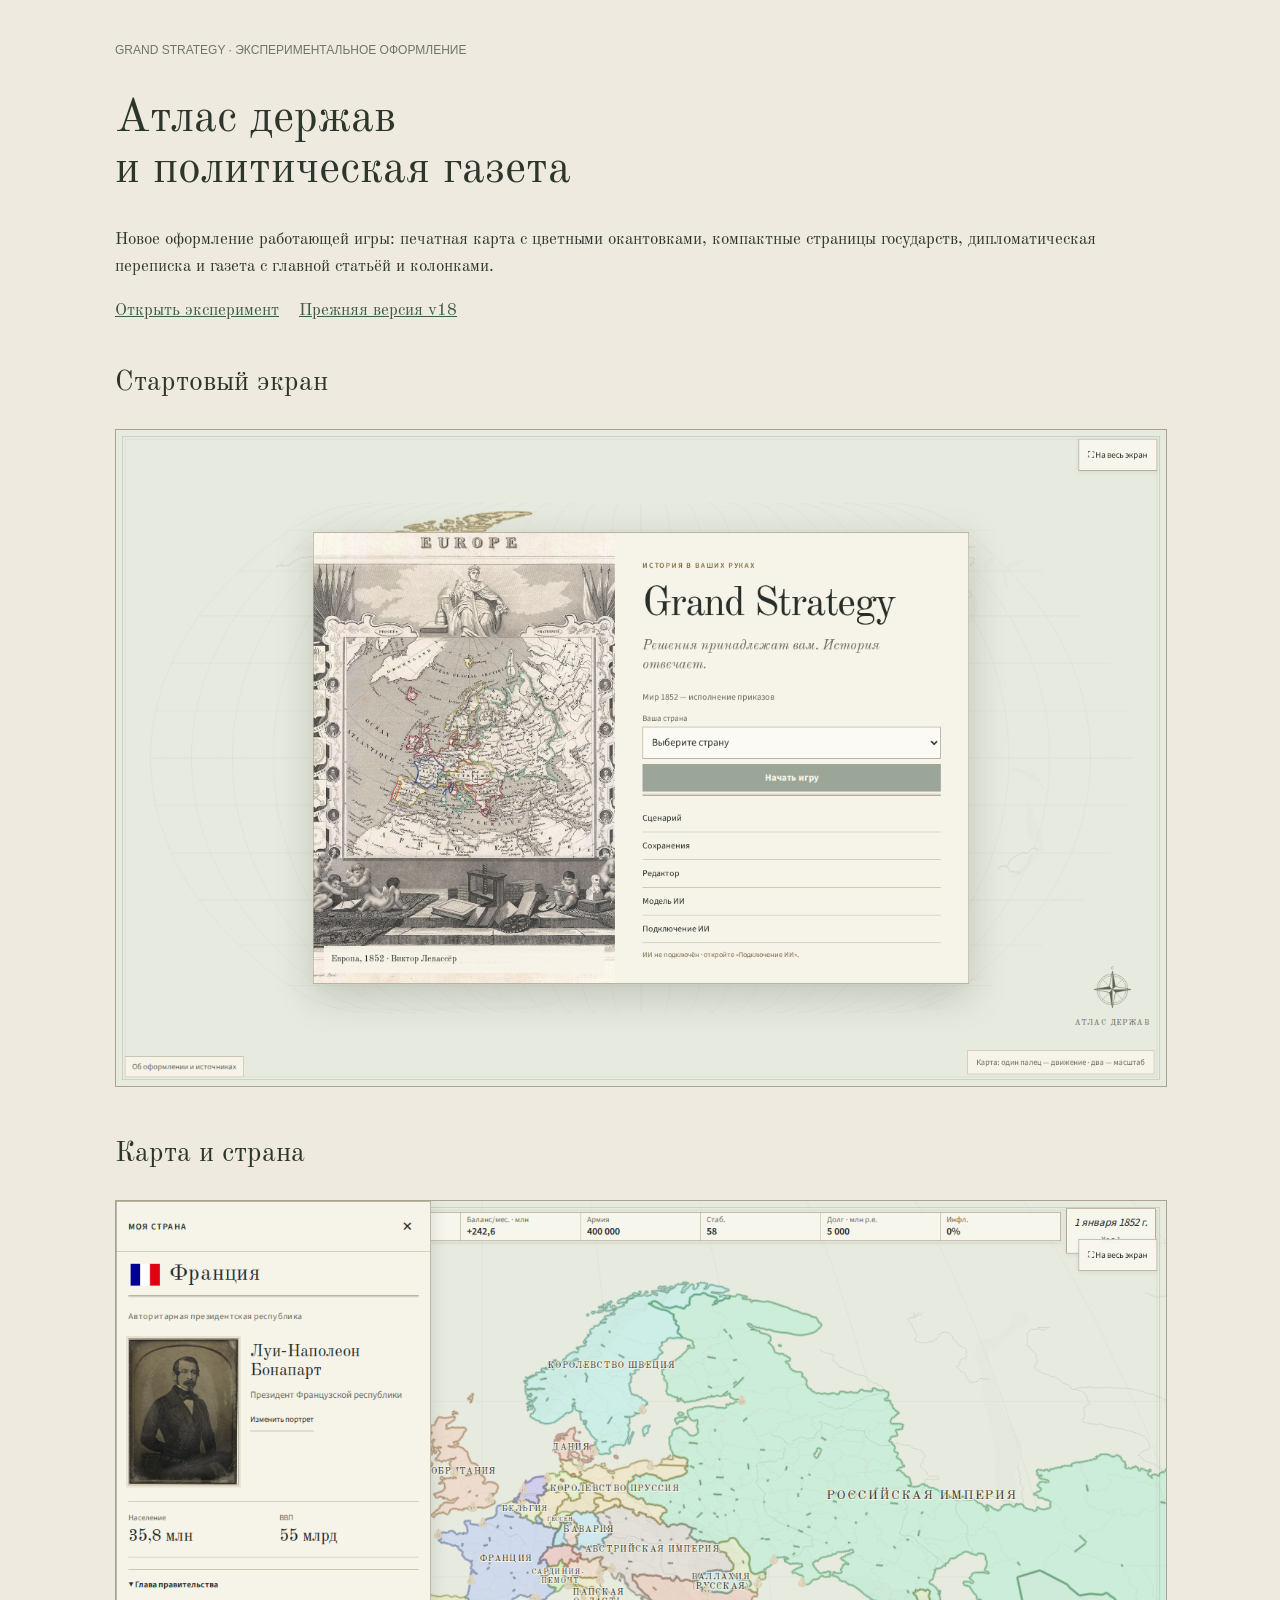
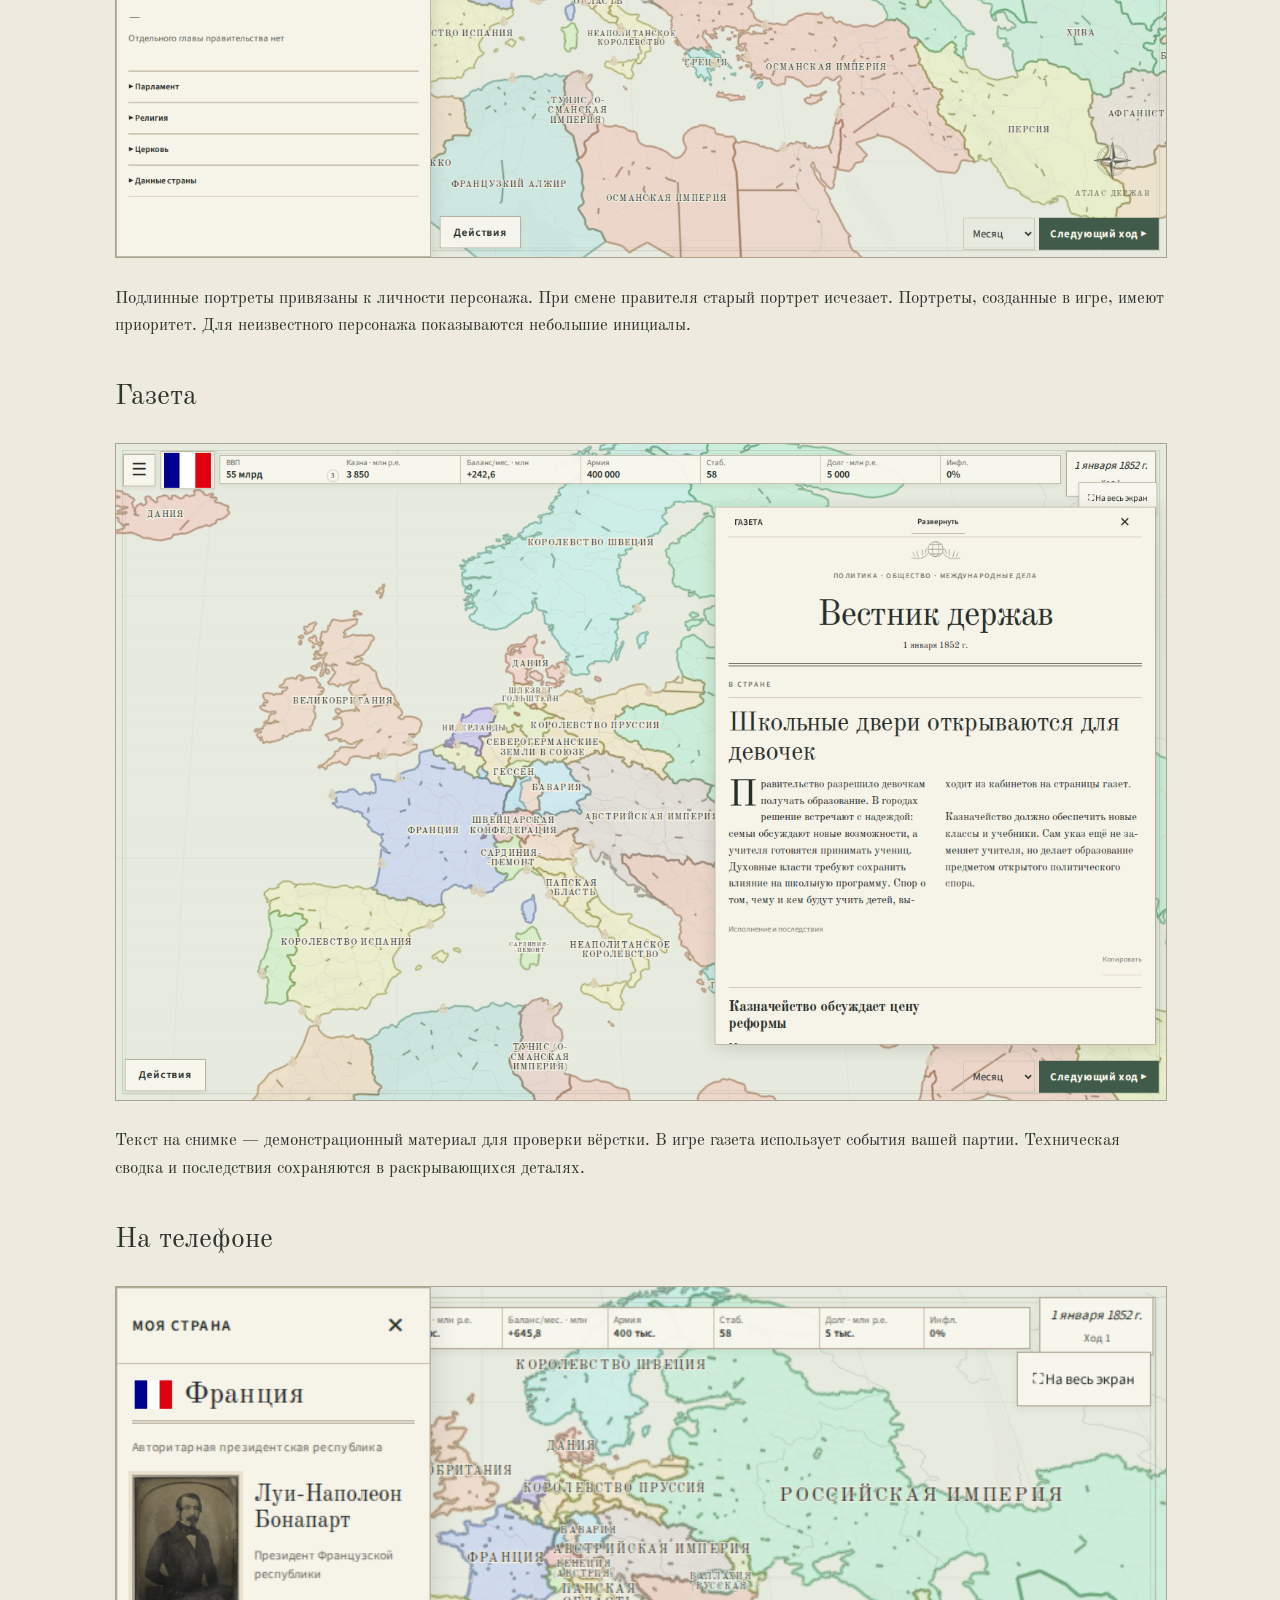
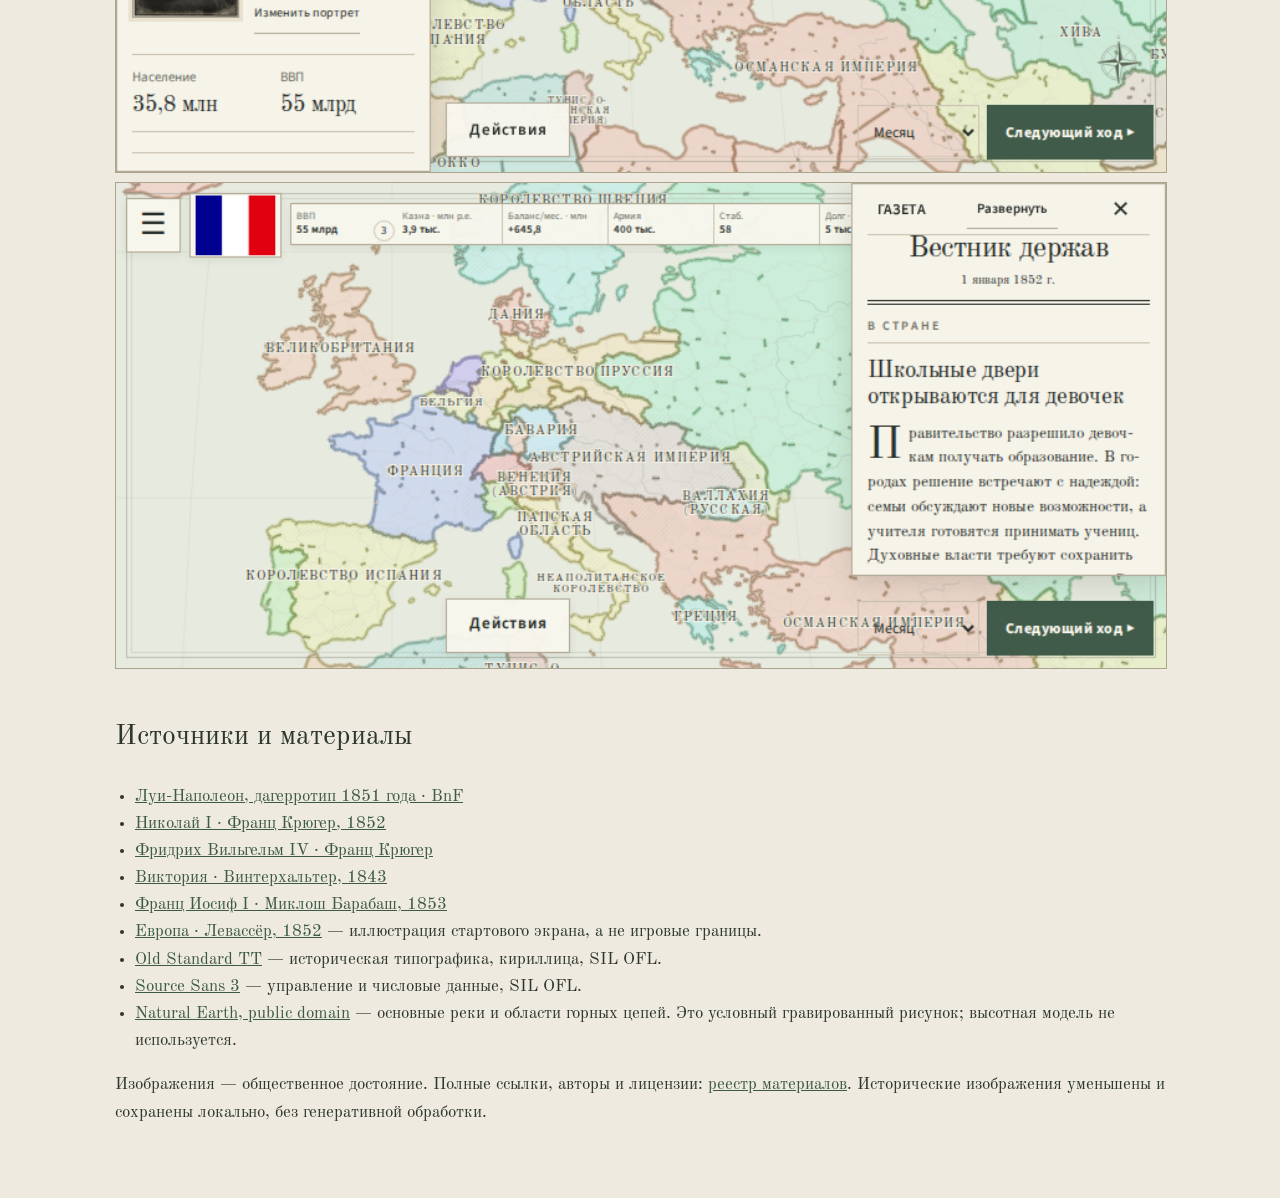
<file: atlas-about.html>
<!doctype html><html lang="ru"><head><meta charset="utf-8"><meta name="viewport" content="width=device-width,initial-scale=1"><title>Атлас и газета · Grand Strategy</title><style>@font-face{font-family:Book;src:url(assets/atlas/OldStandard-Regular.ttf)}body{margin:0;background:#eeeadf;color:#2d362d;font:17px/1.6 Book,Georgia,serif}main{max-width:1050px;margin:auto;padding:36px 20px}h1{font-size:46px;font-weight:400;line-height:1.1}h2{font-weight:400;font-size:28px}a{color:#3d5a46}img{width:100%;border:1px solid #aaa38e}section{margin:36px 0}small{font:12px Arial,sans-serif;color:#707568}.links{display:flex;gap:20px;flex-wrap:wrap}ul{padding-left:20px}</style></head><body><main><small>GRAND STRATEGY · ЭКСПЕРИМЕНТАЛЬНОЕ ОФОРМЛЕНИЕ</small><h1>Атлас держав<br>и политическая газета</h1><p>Новое оформление работающей игры: печатная карта с цветными окантовками, компактные страницы государств, дипломатическая переписка и газета с главной статьёй и колонками.</p><div class="links"><a href="atlas.html">Открыть эксперимент</a><a href="../../economy-world.html?v=18">Прежняя версия v18</a></div><section><h2>Стартовый экран</h2><img src="atlas-shots/start-desktop.png" alt="Исторический атлас на стартовом экране"></section><section><h2>Карта и страна</h2><img src="atlas-shots/country-desktop.png" alt="Карта и компактный профиль Франции"><p>Подлинные портреты привязаны к личности персонажа. При смене правителя старый портрет исчезает. Портреты, созданные в игре, имеют приоритет. Для неизвестного персонажа показываются небольшие инициалы.</p></section><section><h2>Газета</h2><img src="atlas-shots/newspaper-desktop.png" alt="Главная статья и колонки газеты"><p>Текст на снимке — демонстрационный материал для проверки вёрстки. В игре газета использует события вашей партии. Техническая сводка и последствия сохраняются в раскрывающихся деталях.</p></section><section><h2>На телефоне</h2><img src="atlas-shots/country-phone.png" alt="Профиль страны на горизонтальном телефоне"><img src="atlas-shots/newspaper-phone.png" alt="Газета на телефоне"></section><section><h2>Источники и материалы</h2><ul><li><a href="https://commons.wikimedia.org/wiki/File:Napoleon_III,_1851.png">Луи-Наполеон, дагерротип 1851 года · BnF</a></li><li><a href="https://commons.wikimedia.org/wiki/File:Franz_Kr%C3%BCger_-_Portrait_of_Emperor_Nicholas_I_-_WGA12289.jpg">Николай I · Франц Крюгер, 1852</a></li><li><a href="https://commons.wikimedia.org/wiki/File:Franz_Kr%C3%BCger_-_Portr%C3%A4t_des_K%C3%B6nigs_Friedrich_Wilhelm_IV._von_Preu%C3%9Fen.jpg">Фридрих Вильгельм IV · Франц Крюгер</a></li><li><a href="https://commons.wikimedia.org/wiki/File:Winterhalter_-_Queen_Victoria_1843.jpg">Виктория · Винтерхальтер, 1843</a></li><li><a href="https://commons.wikimedia.org/wiki/File:KaiserFranzjosef1853-1-.jpg">Франц Иосиф I · Миклош Барабаш, 1853</a></li><li><a href="https://commons.wikimedia.org/wiki/File:1852_Levasseur_Map_of_Europe_-_Geographicus_-_Europe-levasseur-1852.jpg">Европа · Левассёр, 1852</a> — иллюстрация стартового экрана, а не игровые границы.</li><li><a href="https://github.com/google/fonts/tree/main/ofl/oldstandardtt">Old Standard TT</a> — историческая типографика, кириллица, SIL OFL.</li><li><a href="https://github.com/google/fonts/tree/main/ofl/sourcesans3">Source Sans 3</a> — управление и числовые данные, SIL OFL.</li><li><a href="https://www.naturalearthdata.com/about/terms-of-use/">Natural Earth, public domain</a> — основные реки и области горных цепей. Это условный гравированный рисунок; высотная модель не используется.</li></ul><p>Изображения — общественное достояние. Полные ссылки, авторы и лицензии: <a href="assets/atlas/credits.json">реестр материалов</a>. Исторические изображения уменьшены и сохранены локально, без генеративной обработки.</p></section></main></body></html>
</file>
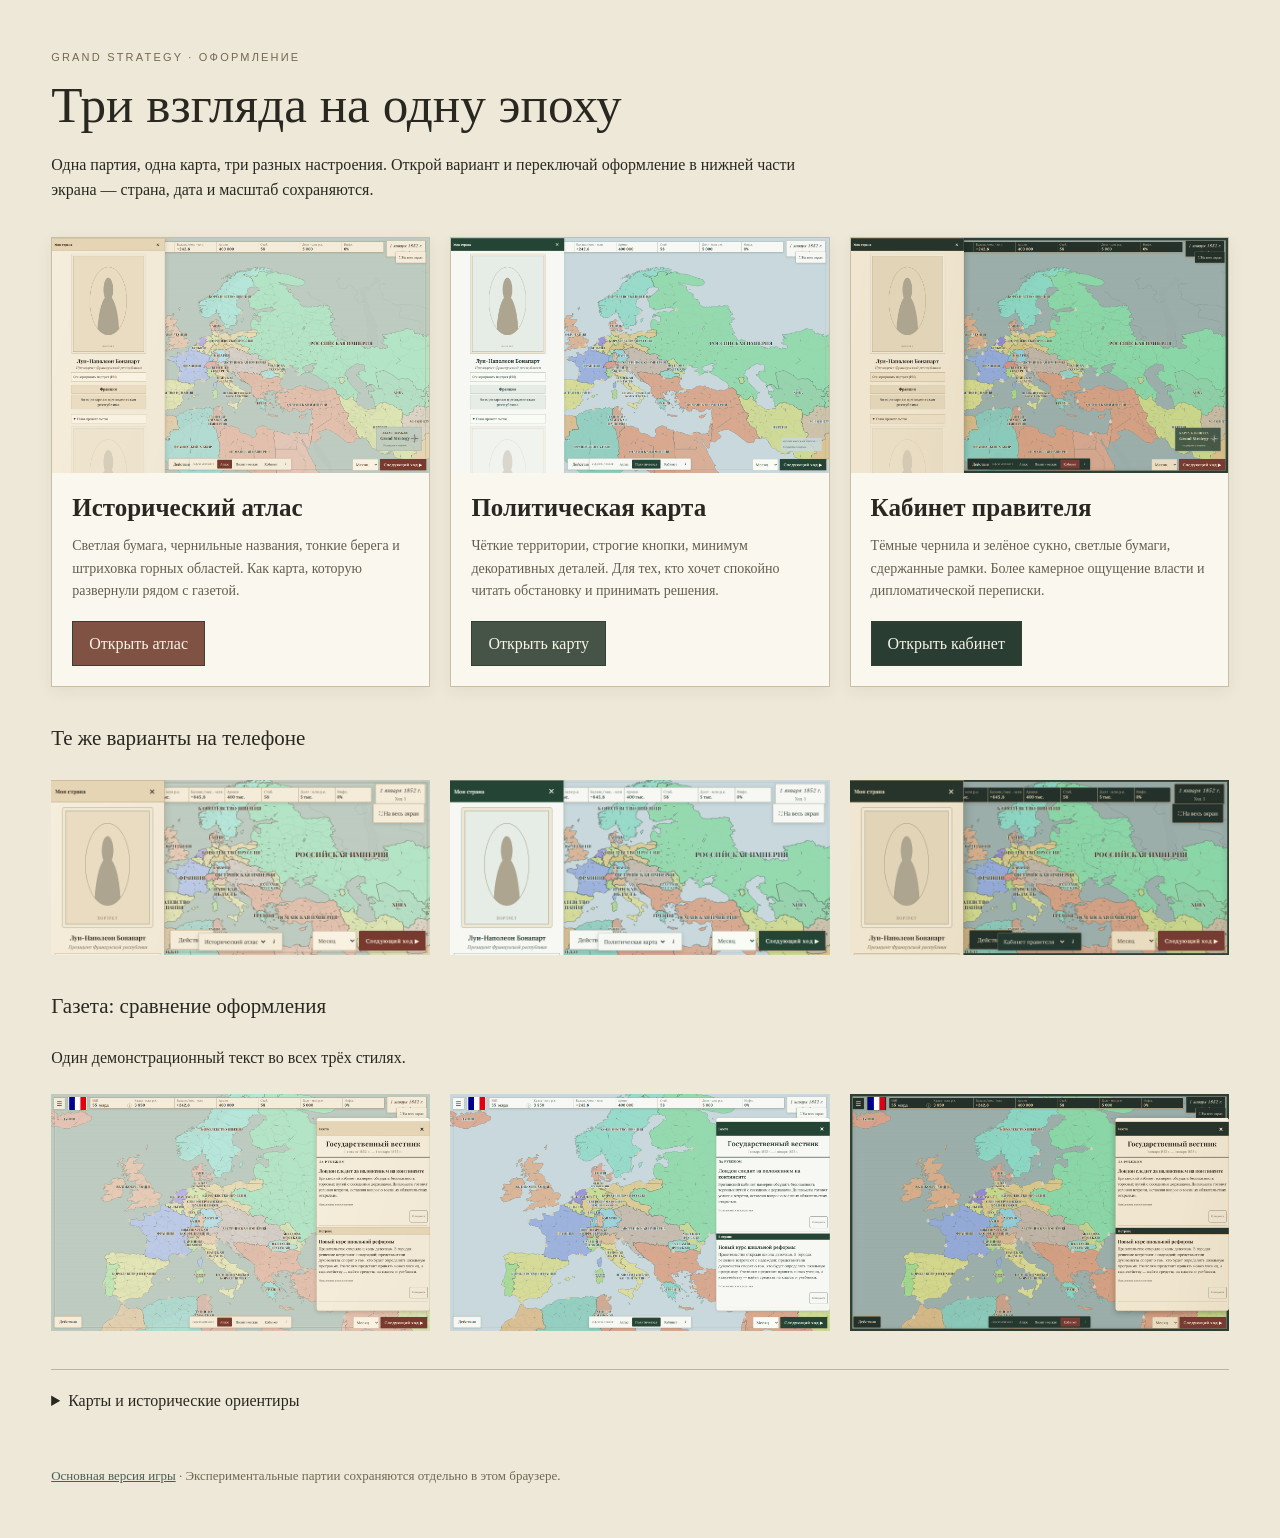
<file: visual-gallery.html>
<!doctype html>
<html lang="ru"><head><meta charset="utf-8"><meta name="viewport" content="width=device-width,initial-scale=1"><title>Grand Strategy — сравнение оформления</title>
<style>
*{box-sizing:border-box}body{margin:0;background:#eee8d9;color:#292820;font:16px/1.6 Georgia,serif}main{max-width:1320px;margin:auto;padding:clamp(20px,4vw,56px)}.eyebrow{font:11px Arial,sans-serif;letter-spacing:.2em;text-transform:uppercase;color:#74694f}h1{font-size:clamp(32px,4vw,52px);font-weight:normal;line-height:1.1;margin:14px 0 18px}header{max-width:750px;margin-bottom:34px}.cards{display:grid;grid-template-columns:repeat(3,1fr);gap:20px}.card{background:#faf7ee;border:1px solid #c9bea4;box-shadow:0 4px 15px #332d2110}.card img{width:100%;height:auto;display:block;background:#ddd4bc}.card div{padding:20px}.card h2{font-size:25px;line-height:1.2;margin:0 0 12px}.card p{font-size:14px;color:#655e50;margin:0 0 18px}.card a{display:inline-block;padding:9px 16px;color:#f7f3e5;background:#465447;border:1px solid #354135;text-decoration:none}.card:first-child a{background:#805243}.card:last-child a{background:#293d32}details{margin-top:30px;border-top:1px solid #bdb39a;padding:18px 0}summary{cursor:pointer}a{color:#485e54}footer{margin-top:35px;font-size:13px;color:#716754}.phones{display:grid;grid-template-columns:repeat(3,1fr);gap:20px;margin-top:24px}.phones img{width:100%;height:auto}h3{font-size:21px;font-weight:normal;margin-top:35px}@media(max-width:850px){.cards,.phones{grid-template-columns:1fr}.cards{gap:24px}.card img{max-height:320px;object-fit:contain}.phones{gap:14px}}
</style></head><body><main><header><div class="eyebrow">Grand Strategy · оформление</div><h1>Три взгляда на одну эпоху</h1><p>Одна партия, одна карта, три разных настроения. Открой вариант и переключай оформление в нижней части экрана — страна, дата и масштаб сохраняются.</p></header>
<section class="cards">
<article class="card"><img src="visual-shots/atlas-desktop.png" alt="Исторический атлас: светлая бумага и мягкие цвета держав"><div><h2>Исторический атлас</h2><p>Светлая бумага, чернильные названия, тонкие берега и штриховка горных областей. Как карта, которую развернули рядом с газетой.</p><a href="visual-lab.html?theme=atlas">Открыть атлас</a></div></article>
<article class="card"><img src="visual-shots/political-desktop.png" alt="Политическая карта: ясные границы и строгие панели"><div><h2>Политическая карта</h2><p>Чёткие территории, строгие кнопки, минимум декоративных деталей. Для тех, кто хочет спокойно читать обстановку и принимать решения.</p><a href="visual-lab.html?theme=political">Открыть карту</a></div></article>
<article class="card"><img src="visual-shots/cabinet-desktop.png" alt="Кабинет правителя: тёмно-зелёные заголовки и светлые документы"><div><h2>Кабинет правителя</h2><p>Тёмные чернила и зелёное сукно, светлые бумаги, сдержанные рамки. Более камерное ощущение власти и дипломатической переписки.</p><a href="visual-lab.html?theme=cabinet">Открыть кабинет</a></div></article>
</section><h3>Те же варианты на телефоне</h3><section class="phones"><img src="visual-shots/atlas-phone.png" alt="Атлас на телефоне"><img src="visual-shots/political-phone.png" alt="Политическая карта на телефоне"><img src="visual-shots/cabinet-phone.png" alt="Кабинет на телефоне"></section>
<h3>Газета: сравнение оформления</h3><p>Один демонстрационный текст во всех трёх стилях.</p><section class="phones"><a href="visual-shots/atlas-news-desktop.png"><img src="visual-shots/atlas-news-desktop.png" alt="Газета в историческом атласе"></a><a href="visual-shots/political-news-desktop.png"><img src="visual-shots/political-news-desktop.png" alt="Газета в политической теме"></a><a href="visual-shots/cabinet-news-desktop.png"><img src="visual-shots/cabinet-news-desktop.png" alt="Газета в кабинете"></a></section><details><summary>Карты и исторические ориентиры</summary><p>Штриховка показывает реальные крупные горные области, линии — крупные реки. Это атласное обозначение местности. Государственные территории остаются территориями выбранного сценария.</p><p>Ориентиры: <a href="https://commons.wikimedia.org/wiki/File:1852_Levasseur_Map_of_Europe_-_Geographicus_-_Europe-levasseur-1852.jpg" target="_blank" rel="noopener">атлас Левассёра, 1852</a>; <a href="https://commons.wikimedia.org/wiki/File:1852_Barbie_du_Bocage_Map_of_Europe_-_Geographicus_-_Europe-bocage-1852.jpg" target="_blank" rel="noopener">карта Европы Барби дю Бокажа, 1852</a>; <a href="https://commons.wikimedia.org/wiki/File:1846_Krueger_Friedrich_Wilhelm_IV_anagoria.JPG" target="_blank" rel="noopener">кабинет Фридриха Вильгельма IV, 1846</a>; <a href="https://www.suzeraingame.com/suzerain" target="_blank" rel="noopener">Suzerain</a> — пример политического интерфейса.</p><p>Физическая география: <a href="https://www.naturalearthdata.com/about/terms-of-use/" target="_blank" rel="noopener">Natural Earth, public domain</a>. Исторические изображения служили ориентирами; изображения других игр не использовались как игровые материалы.</p></details>
<footer><a href="../../?v=18">Основная версия игры</a> · Экспериментальные партии сохраняются отдельно в этом браузере.</footer>
</main></body></html>
</file>
